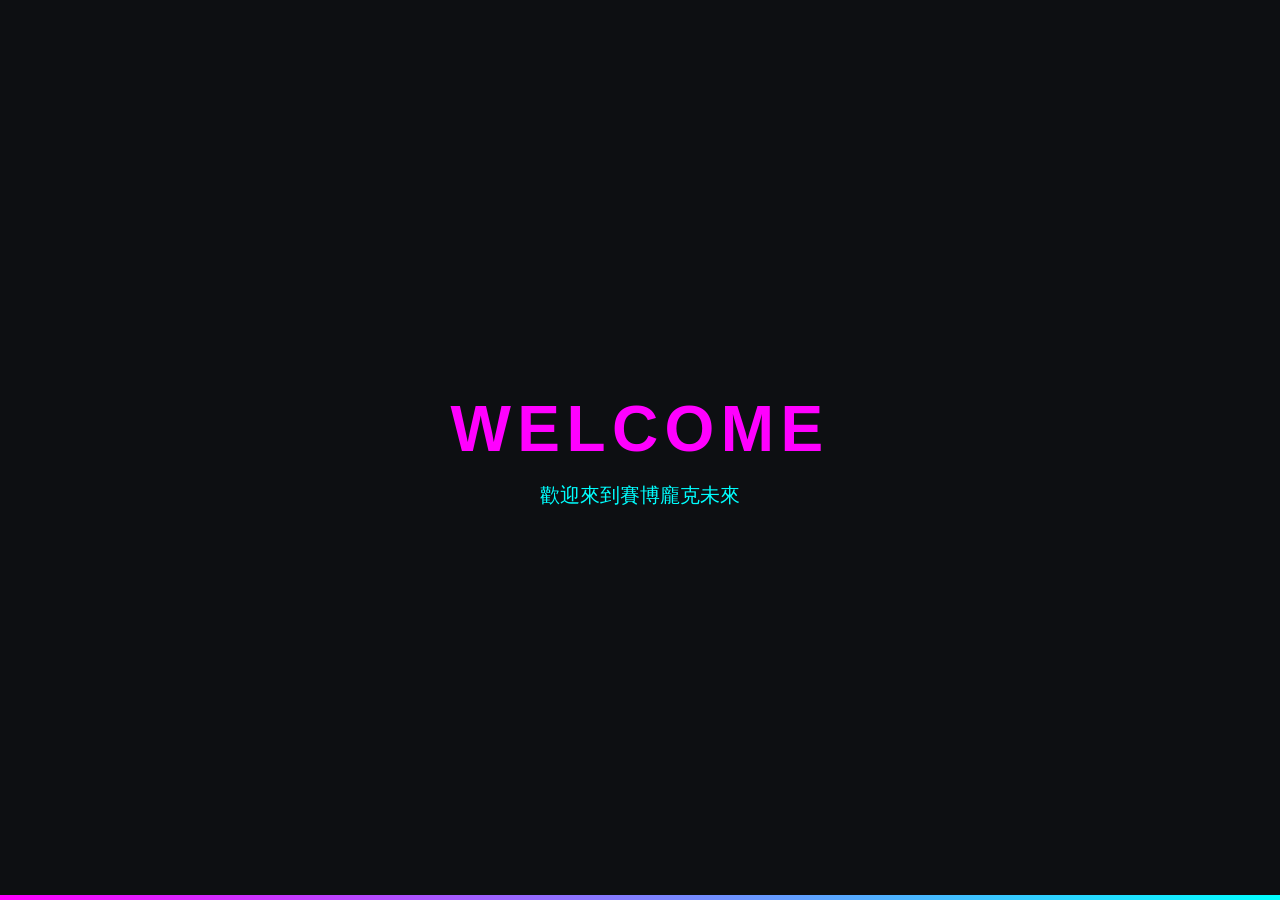
<file: Index.html>
<!DOCTYPE html>
<html lang="zh-Hant">
<head>
  <meta charset="UTF-8">
  <meta name="viewport" content="width=device-width, initial-scale=1.0">
  <title>賽博龐克風 歡迎頁面</title>
  <style>
    /* 全局樣式 */
    * { margin: 0; padding: 0; box-sizing: border-box; }
    body {
      background: #0d0f12;
      color: #e0e0e0;
      font-family: 'Segoe UI', Tahoma, Geneva, Verdana, sans-serif;
      height: 100vh;
      display: flex;
      align-items: center;
      justify-content: center;
      overflow: hidden;
    }
    /* 漸變霓虹燈文字 */
    .glitch {
      position: relative;
      font-size: 4rem;
      text-transform: uppercase;
      letter-spacing: 0.1em;
      color: #f0f;
      animation: flicker 1.5s infinite;
    }
    .glitch::before,
    .glitch::after {
      content: attr(data-text);
      position: absolute;
      left: 0;
      width: 100%;
      height: 100%;
      top: 0;
      opacity: 0.8;
      clip: rect(0, 900px, 0, 0);
    }
    .glitch::before {
      animation: glitchTop 2s infinite;
      color: #0ff;
    }
    .glitch::after {
      animation: glitchBottom 1.5s infinite;
      color: #f00;
    }
    @keyframes flicker {
      0%, 18%, 22%, 25%, 53%, 57%, 100% {
        opacity: 1;
      }
      20%, 24%, 55% {
        opacity: 0.4;
      }
    }
    @keyframes glitchTop {
      0% { clip: rect(0, 9999px, 0, 0); }
      5% { clip: rect(0, 9999px, 40px, 0); transform: translate(-2px, -2px); }
      10% { clip: rect(0, 9999px, 0, 0); transform: translate(2px, 2px); }
      15% { clip: rect(0, 9999px, 40px, 0); transform: translate(-2px, 2px); }
      20% { clip: rect(0, 9999px, 0, 0); }
      100% { clip: rect(0, 9999px, 0, 0); }
    }
    @keyframes glitchBottom {
      0% { clip: rect(0, 9999px, 0, 0); }
      5% { clip: rect(40px, 9999px, 80px, 0); transform: translate(2px, 2px); }
      10% { clip: rect(0, 9999px, 80px, 0); transform: translate(-2px, -2px); }
      15% { clip: rect(40px, 9999px, 80px, 0); transform: translate(2px, -2px); }
      20% { clip: rect(0, 9999px, 0, 0); }
      100% { clip: rect(0, 9999px, 0, 0); }
    }
    /* 底部閃動條 */
    .footer-bar {
      position: absolute;
      bottom: 0;
      width: 100%;
      height: 5px;
      background: linear-gradient(90deg, #f0f, #0ff, #f00, #f0f);
      background-size: 300% 100%;
      animation: moveBar 3s linear infinite;
    }
    @keyframes moveBar {
      0% { background-position: 0% 0%; }
      100% { background-position: 100% 0%; }
    }
  </style>
</head>
<body>
  <div>
    <h1 class="glitch" data-text="WELCOME">WELCOME</h1>
    <p style="text-align:center; margin-top: 1rem; font-size:1.25rem; color:#0ff;">
      歡迎來到賽博龐克未來
    </p>
  </div>
  <div class="footer-bar"></div>
</body>
</html>
</file>
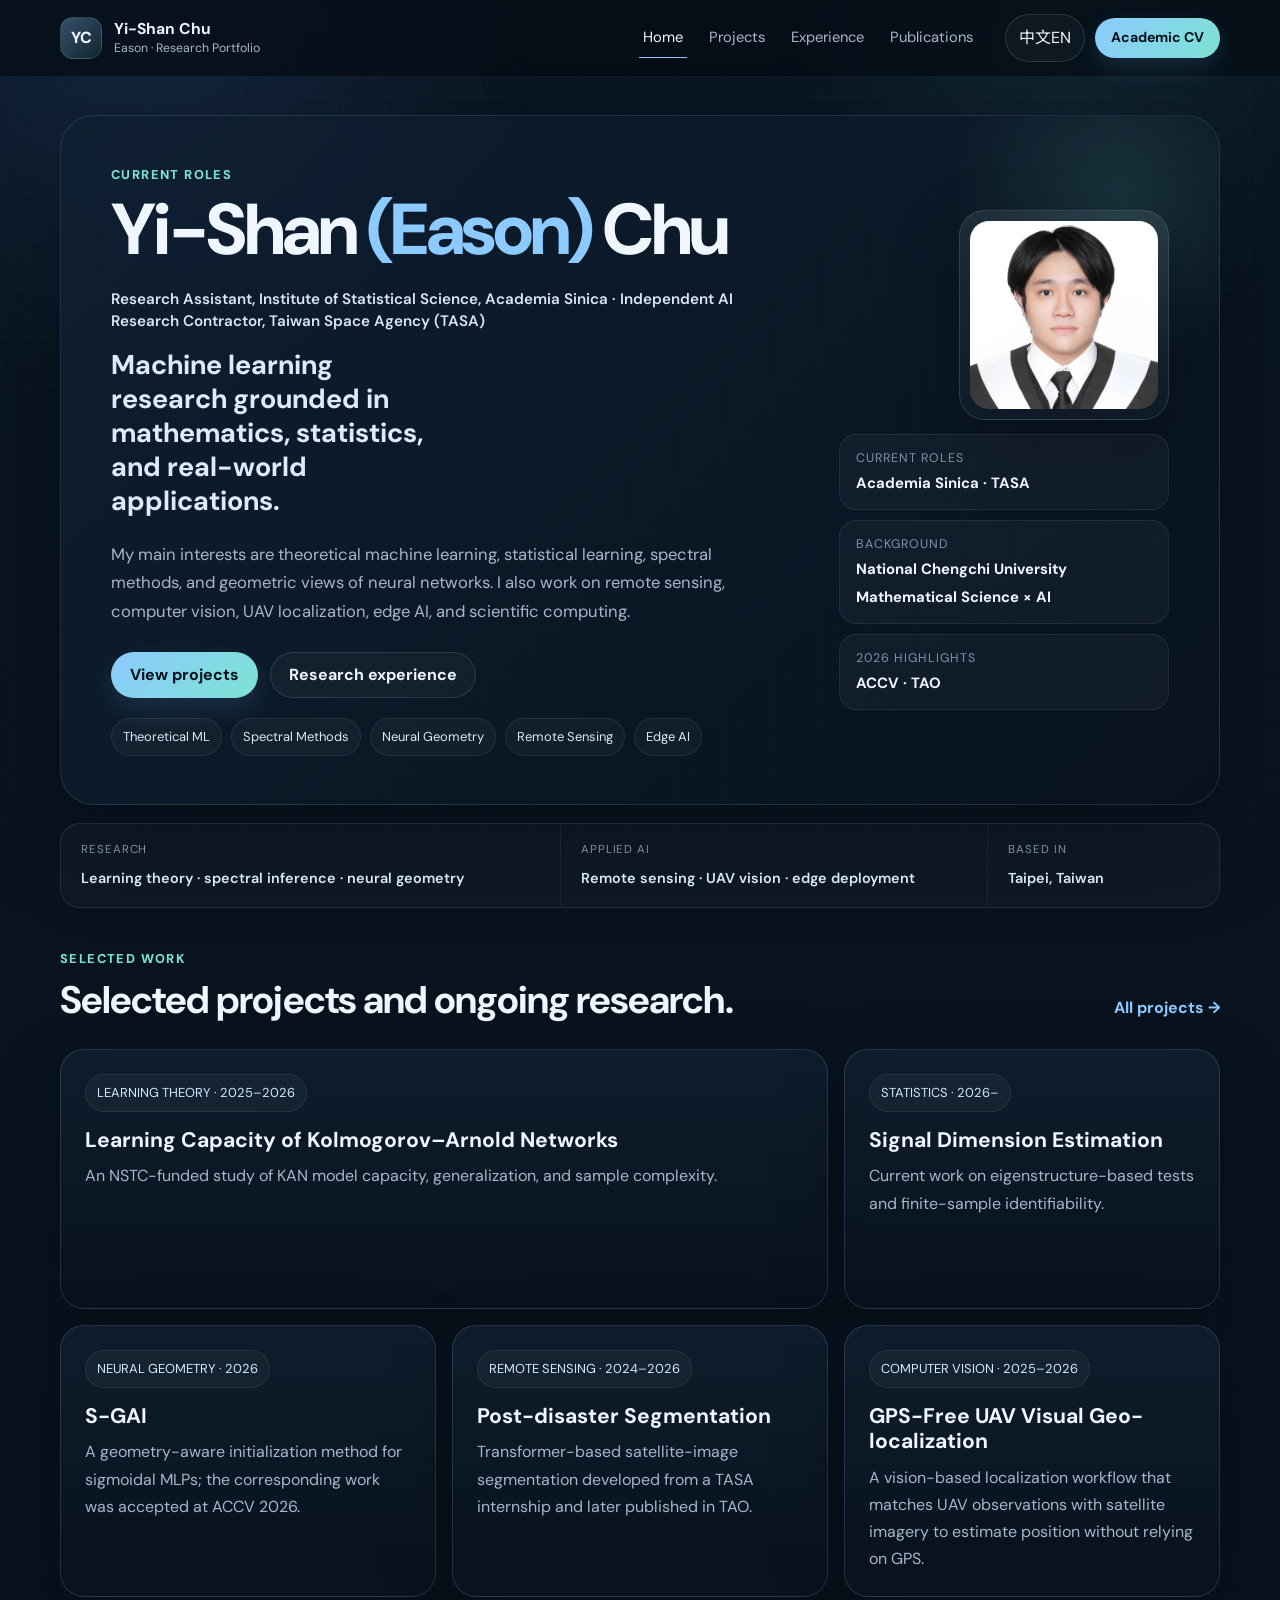
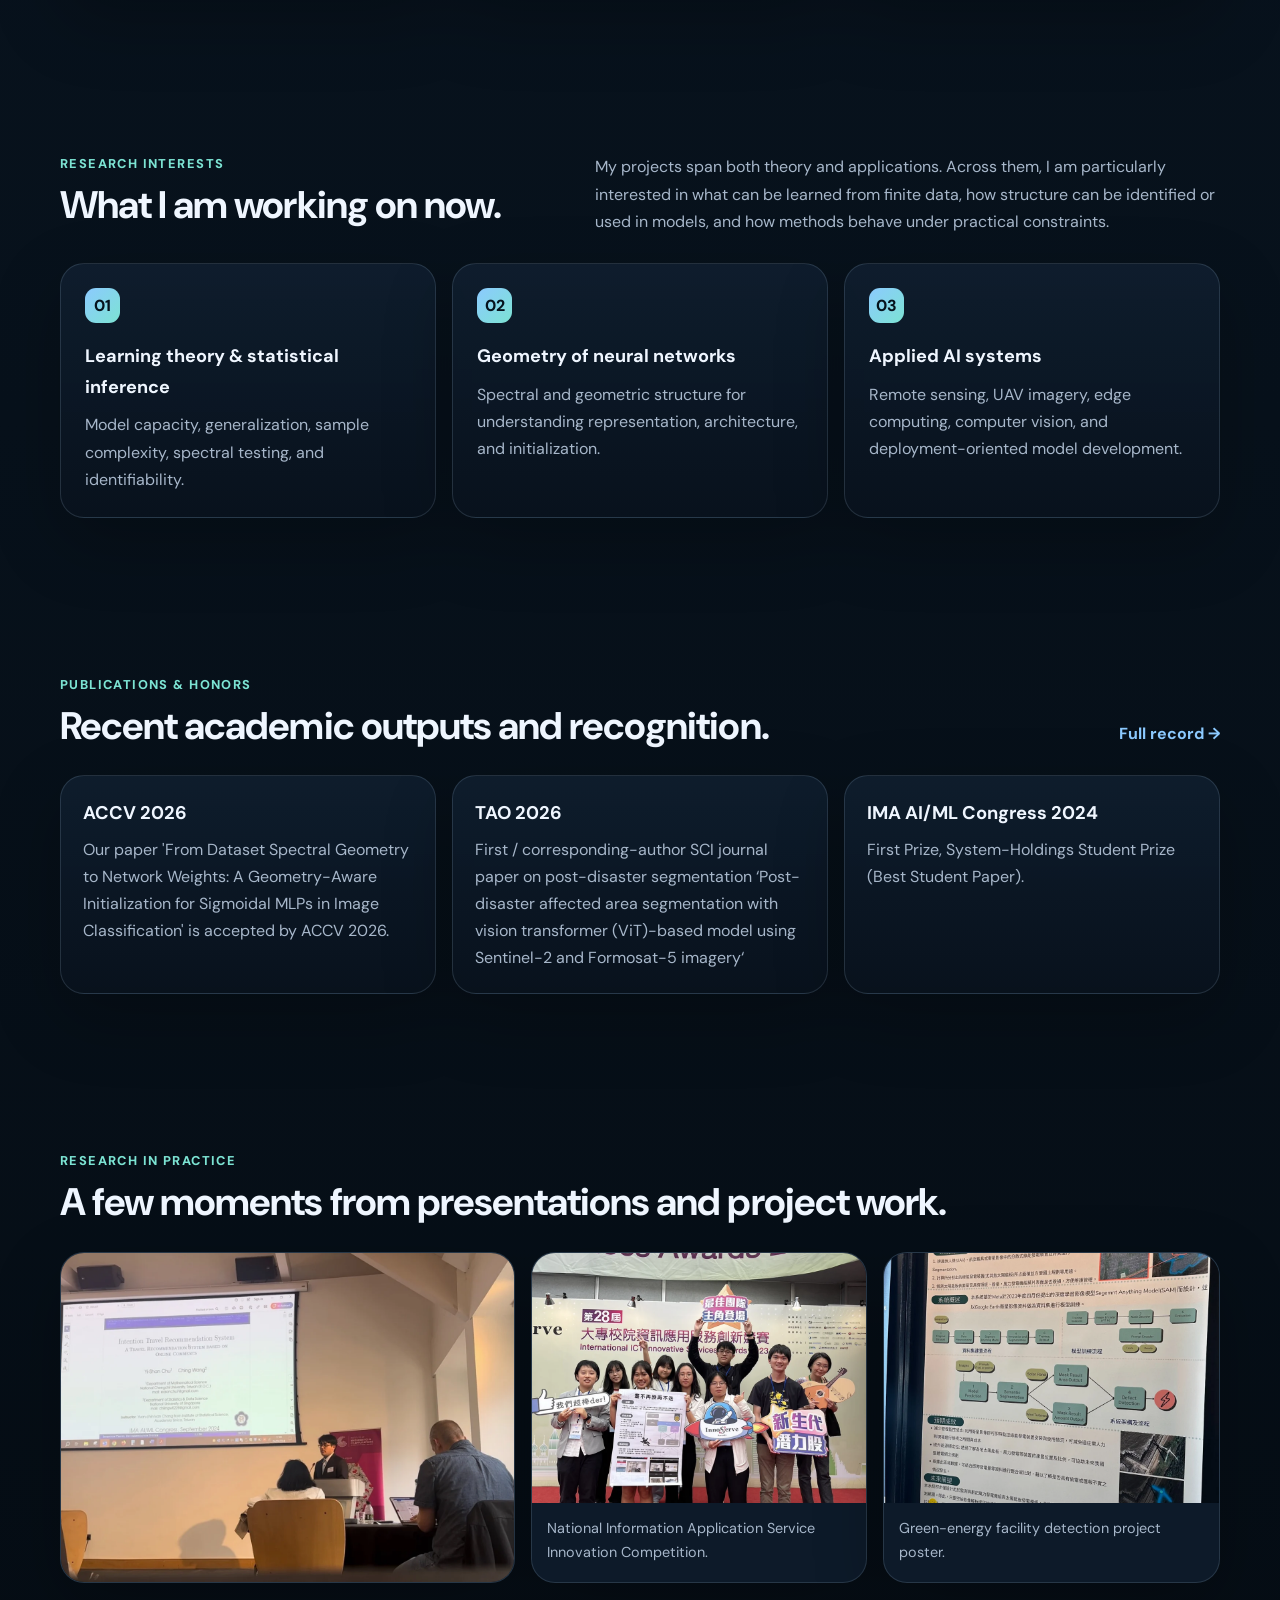
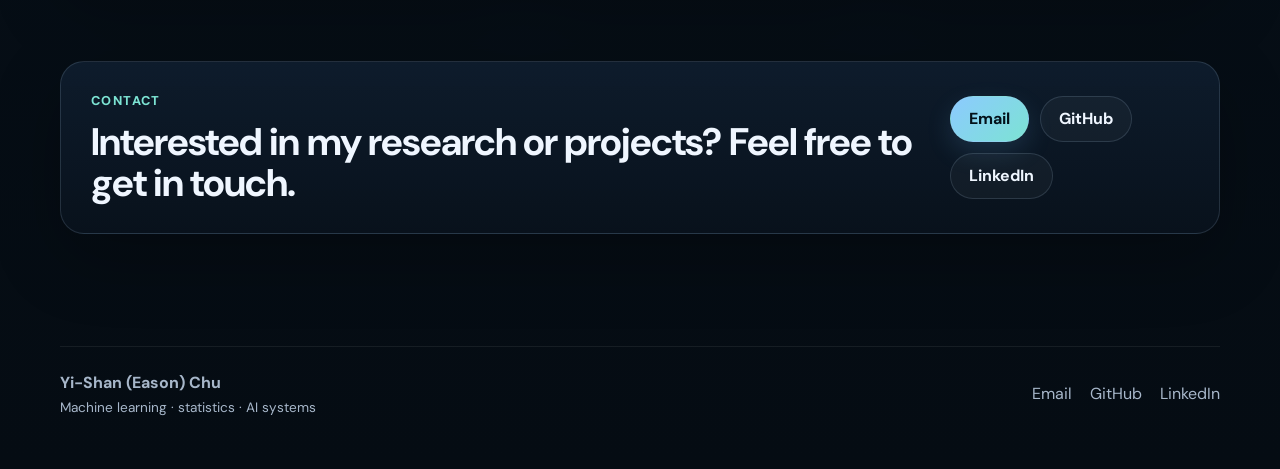
<file: index.html>
<!DOCTYPE html>
<html data-lang="en" data-page="home" lang="en"><head><meta charset="utf-8"/><meta content="width=device-width, initial-scale=1" name="viewport"/><meta content="#07111b" name="theme-color"/><meta content="Yi-Shan (Eason) Chu" name="author"/><link href="https://fonts.googleapis.com" rel="preconnect"/><link crossorigin="" href="https://fonts.gstatic.com" rel="preconnect"/><link href="https://fonts.googleapis.com/css2?family=DM+Sans:wght@400;500;600;700;800&amp;family=Noto+Sans+TC:wght@400;500;600;700;800&amp;display=swap" rel="stylesheet"/><link href="assets/css/styles.css" rel="stylesheet"><meta content="Yi-Shan (Eason) Chu research portfolio in theoretical machine learning, statistics, neural geometry, remote sensing, and AI systems." name="description"/><title>Yi-Shan (Eason) Chu — Research Portfolio</title></link></head><body><div aria-hidden="true" class="site-bg"></div><header class="site-header">
<div class="shell header-inner">
<a aria-label="Home" class="brand" href="index.html">
<span class="brand-mark">YC</span>
<span class="brand-text"><strong>Yi-Shan Chu</strong><small>Eason · Research Portfolio</small></span>
</a>
<button aria-label="Toggle navigation" class="nav-toggle" id="navToggle" type="button">☰</button>
<nav class="nav" id="siteNav">
<a data-en="Home" data-page="home" data-zh="首頁" href="index.html">Home</a>
<a data-en="Projects" data-page="projects" data-zh="專案" href="projects.html">Projects</a>
<a data-en="Experience" data-page="experience" data-zh="經歷" href="experience.html">Experience</a>
<a data-en="Publications" data-page="publications" data-zh="發表" href="publications.html">Publications</a>
</nav>
<div class="header-actions">
<button class="lang-toggle" id="langToggle" type="button"><span class="lang-en">中文</span><span class="lang-zh">EN</span></button>
<a class="button button-solid button-small" data-en="Academic CV" data-zh="學術履歷" href="assets/docs/Yi-Shan_Eason_Chu_Academic_CV.pdf" rel="noreferrer" target="_blank">Academic CV</a>
</div>
</div>
</header><main>
<section class="hero shell hero-panel">
<div class="hero-copy">
<p class="eyebrow" data-en="Current roles" data-zh="目前職務">Current roles</p>
<h1><span class="hero-name">Yi-Shan <em>(Eason)</em> Chu</span><div class="current-title" data-en="Research Assistant, Institute of Statistical Science, Academia Sinica · Independent AI Research Contractor, Taiwan Space Agency (TASA)" data-zh="中央研究院統計科學研究所研究助理 · 國家太空中心（TASA）接案 AI 研究員">Research Assistant, Institute of Statistical Science, Academia Sinica · Independent AI Research Contractor, Taiwan Space Agency (TASA)</div><span class="hero-statement" data-en="Machine learning research grounded in mathematics, statistics, and real-world applications." data-zh="以數學與統計為基礎，研究機器學習理論，將方法帶到真實應用中驗證。">Machine learning research grounded in mathematics, statistics, and real data.</span></h1>
<p class="hero-lead" data-en="My main interests are theoretical machine learning, statistical learning, spectral methods, and geometric views of neural networks. I also work on remote sensing, computer vision, UAV localization, edge AI, and scientific computing." data-zh="我主要研究理論機器學習、統計學習、譜方法，以及神經網路的幾何觀點；同時也持續參與遙測、電腦視覺、無人機定位、邊緣 AI 與科學計算相關研究。">My main research interests are theoretical machine learning, statistical learning, spectral methods, and geometric views of neural networks. I also work on remote sensing, computer vision, UAV localization, edge AI, and scientific computing.</p>
<div class="hero-actions"><a class="button button-solid" data-en="View projects" data-zh="查看專案" href="projects.html">View projects</a><a class="button button-ghost" data-en="Research experience" data-zh="經歷" href="experience.html">Research experience</a></div>
<div class="hero-topics"><span>Theoretical ML</span><span>Spectral Methods</span><span>Neural Geometry</span><span>Remote Sensing</span><span>Edge AI</span></div>
</div>
<aside class="hero-side"><div class="portrait-card"><img alt="Portrait of Yi-Shan Chu" src="assets/images/portrait.webp"/></div><div class="quick-facts"><div><span data-en="Current roles" data-zh="目前職務">Current roles</span><strong data-en="Academia Sinica · TASA" data-zh="中研院統計所 · TASA">Academia Sinica · TASA</strong></div><div><span data-en="Background" data-zh="背景">Background</span><strong data-en="National Chengchi University Mathematical Science × AI" data-zh="國立政治大學 應用數學 × AI 雙主修">Mathematical Science × AI</strong></div><div><span data-en="2026 highlights" data-zh="2026 近期成果">2026 highlights</span><strong>ACCV · TAO</strong></div></div></aside>
</section><section aria-label="Profile overview" class="shell home-overview">
<div><span data-en="Research" data-zh="研究">Research</span><strong data-en="Learning theory · spectral inference · neural geometry" data-zh="機器學習理論 · 譜幾何推論 · 神經網路幾何">Learning theory · spectral inference · neural geometry</strong></div>
<div><span data-en="Applied AI" data-zh="應用 AI">Applied AI</span><strong data-en="Remote sensing · UAV vision · edge deployment" data-zh="遙測 · 無人機視覺 · 邊緣部署">Remote sensing · UAV vision · edge deployment</strong></div>
<div><span data-en="Based in" data-zh="目前地點">Based in</span><strong data-en="Taipei, Taiwan" data-zh="台北，台灣">Taipei, Taiwan</strong></div>
</section>

<section class="section shell compact-section"><div class="section-heading row-heading"><div><p class="section-kicker" data-en="Selected work" data-zh="精選工作">Selected work</p><h2 data-en="Selected projects and ongoing research." data-zh="精選專案與目前進行中的研究。">Selected projects and ongoing research.</h2></div><a class="text-link" data-en="All projects →" data-zh="全部專案 →" href="projects.html">All projects →</a></div><div class="featured-grid"><a class="featured-card featured-main" href="projects.html#kan"><span class="card-label">LEARNING THEORY · 2025–2026</span><h3 data-en="Learning Capacity of Kolmogorov–Arnold Networks" data-zh="Kolmogorov–Arnold Networks 的學習容量分析">Learning Capacity of Kolmogorov–Arnold Networks</h3><p data-en="An NSTC-funded study of KAN model capacity, generalization, and sample complexity." data-zh="國科會補助研究，分析 KAN 的模型容量、泛化能力與樣本複雜度。">An NSTC-funded study of KAN model capacity, generalization, and sample complexity.</p></a><a class="featured-card" href="projects.html#dimension"><span class="card-label">STATISTICS · 2026–</span><h3 data-en="Signal Dimension Estimation" data-zh="訊號維度估計">Signal Dimension Estimation</h3><p data-en="Current work on eigenstructure-based tests and finite-sample identifiability." data-zh="目前研究以特徵結構為基礎的檢定與有限樣本可識別性。">Current work on eigenstructure-based tests and finite-sample identifiability.</p></a><a class="featured-card" href="projects.html#sgai"><span class="card-label">NEURAL GEOMETRY · 2026</span><h3>S-GAI</h3><p data-en="A geometry-aware initialization method for sigmoidal MLPs; the corresponding work was accepted at ACCV 2026." data-zh="從資料幾何出發設計的 sigmoidal MLP 初始化方法；相關論文已被 ACCV 2026 接受。">A geometry-aware initialization method for sigmoidal MLPs; the corresponding work was accepted at ACCV 2026.</p></a><a class="featured-card" href="projects.html#disaster"><span class="card-label">REMOTE SENSING · 2024–2026</span><h3 data-en="Post-disaster Segmentation" data-zh="災後受影響區域分割">Post-disaster Segmentation</h3><p data-en="Transformer-based satellite-image segmentation developed from a TASA internship and later published in TAO." data-zh="從 TASA 實習延伸成 TAO 期刊論文的 Transformer 衛星影像分割研究。">Transformer-based satellite-image segmentation developed from a TASA internship and later published in TAO.</p></a><a class="featured-card" href="projects.html#uav"><span class="card-label">COMPUTER VISION · 2025–2026</span><h3 data-en="GPS-Free UAV Visual Geo-localization" data-zh="無 GPS 的無人機視覺定位">GPS-Free UAV Visual Geo-localization</h3><p data-en="A vision-based localization workflow that matches UAV observations with satellite imagery to estimate position without relying on GPS." data-zh="透過比對無人機觀測影像與衛星影像，在不依賴 GPS 的情況下估計所在位置。">A vision-based localization workflow that matches UAV observations with satellite imagery to estimate position without relying on GPS.</p></a></div></section>
<section class="section shell"><div class="section-heading split-heading"><div><p class="section-kicker" data-en="Research interests" data-zh="研究興趣">Research interests</p><h2 data-en="What I am working on now." data-zh="我目前最關心的三個研究議題。">What I am working on now.</h2></div><p data-en="My projects span both theory and applications. Across them, I am particularly interested in what can be learned from finite data, how structure can be identified or used in models, and how methods behave under practical constraints." data-zh="我的專案橫跨理論與應用，其中反覆出現的問題是：有限資料究竟能支持哪些推論、資料中的結構如何被辨識或利用，以及方法在真實限制下會如何表現。">My projects span both theory and applications. Across them, I am particularly interested in what can be learned from finite data, how structure can be identified or used in models, and how methods behave under practical constraints.</p></div><div class="theme-grid"><article class="theme-card"><span class="theme-index">01</span><h3 data-en="Learning theory &amp; statistical inference" data-zh="學習理論與統計推論">Learning theory &amp; statistical inference</h3><p data-en="Model capacity, generalization, sample complexity, spectral testing, and identifiability." data-zh="模型容量、泛化、樣本複雜度、譜檢定與可識別性。">Model capacity, generalization, sample complexity, spectral testing, and identifiability.</p></article><article class="theme-card"><span class="theme-index">02</span><h3 data-en="Geometry of neural networks" data-zh="神經網路的幾何觀點">Geometry of neural networks</h3><p data-en="Spectral and geometric structure for understanding representation, architecture, and initialization." data-zh="利用譜與幾何結構理解表示、模型架構與初始化。">Spectral and geometric structure for understanding representation, architecture, and initialization.</p></article><article class="theme-card"><span class="theme-index">03</span><h3 data-en="Applied AI systems" data-zh="應用 AI 系統">Applied AI systems</h3><p data-en="Remote sensing, UAV imagery, edge computing, computer vision, and deployment-oriented model development." data-zh="遙測、無人機影像、邊緣運算、電腦視覺與部署導向的模型開發。">Remote sensing, UAV imagery, edge computing, computer vision, and deployment-oriented model development.</p></article></div></section>
<section class="section shell"><div class="section-heading row-heading"><div><p class="section-kicker" data-en="Publications &amp; honors" data-zh="發表與獎項">Publications &amp; honors</p><h2 data-en="Recent academic outputs and recognition." data-zh="近期的學術成果與獎項。">Recent academic outputs and recognition.</h2></div><a class="text-link" data-en="Full record →" data-zh="完整紀錄 →" href="publications.html">Full record →</a></div><div class="highlight-grid"><article class="highlight-card"><strong>ACCV 2026</strong><p data-en="Our paper 'From Dataset Spectral Geometry to Network Weights: A Geometry-Aware Initialization for Sigmoidal MLPs in Image Classification' is accepted by ACCV 2026." data-zh="《From Dataset Spectral Geometry to Network Weights: A Geometry-Aware Initialization for Sigmoidal MLPs in Image Classification》 論文已被ACCV 2026接受。">Our paper "From Dataset Spectral Geometry to Network Weights: A Geometry-Aware Initialization for Sigmoidal MLPs in Image Classification" is accepted by ACCV 2026.</p></article><article class="highlight-card"><strong>TAO 2026</strong><p data-en="First / corresponding-author SCI journal paper on post-disaster segmentation ‘Post-disaster affected area segmentation with vision transformer (ViT)-based model using Sentinel-2 and Formosat-5 imagery‘" data-zh="以第一作者兼通訊作者發表SCI期刊論文《Post-disaster affected area segmentation with vision transformer (ViT)-based model using Sentinel-2 and Formosat-5 imagery》。">First / corresponding-author journal paper on post-disaster segmentation ‘Post-disaster affected area segmentation with vision transformer (ViT)-based model using Sentinel-2 and Formosat-5 imagery‘.</p></article><article class="highlight-card"><strong>IMA AI/ML Congress 2024</strong><p data-en="First Prize, System-Holdings Student Prize (Best Student Paper)." data-zh="System-Holdings Student Prize 第一名（最佳學生論文）。">First Prize, System-Holdings Student Prize (Best Student Paper).</p></article></div></section>
<section class="section shell"><div class="section-heading row-heading"><div><p class="section-kicker" data-en="Research in practice" data-zh="研究現場">Research in practice</p><h2 data-en="A few moments from presentations and project work." data-zh="一些發表與專案現場的紀錄。">A few moments from presentations and project work.</h2></div></div><div class="photo-grid"><figure class="photo-card photo-wide"><img alt="IMA conference presentation" src="assets/images/ima-talk.webp"/><figcaption data-en="Presenting the travel recommendation work at IMA AI/ML Congress 2024." data-zh="於 IMA AI/ML Congress 2024 發表旅遊推薦系統研究。">Presenting the travel recommendation work at IMA AI/ML Congress 2024.</figcaption></figure><figure class="photo-card"><img alt="Competition team" src="assets/images/competition-team.webp"/><figcaption data-en="National Information Application Service Innovation Competition." data-zh="全國資訊應用服務創新競賽。">National Information Application Service Innovation Competition.</figcaption></figure><figure class="photo-card"><img alt="Green energy poster" src="assets/images/green-energy-poster.webp"/><figcaption data-en="Green-energy facility detection project poster." data-zh="綠能發電設施偵測專案海報。">Green-energy facility detection project poster.</figcaption></figure></div></section>
<section class="shell"><div class="contact-strip"><div><p class="section-kicker" data-en="Contact" data-zh="聯絡">Contact</p><h2 data-en="Interested in my research or projects? Feel free to get in touch." data-zh="如果你對我的研究或專案有興趣，歡迎與我聯絡。">Interested in my research or projects? Feel free to get in touch.</h2></div><div class="contact-buttons"><a class="button button-solid" href="mailto:easonchu7@gmail.com">Email</a><a class="button button-ghost" href="https://github.com/EasonChu7" rel="noreferrer" target="_blank">GitHub</a><a class="button button-ghost" href="https://www.linkedin.com/in/eason-chu-11764b297" rel="noreferrer" target="_blank">LinkedIn</a></div></div></section>
</main><footer class="site-footer"><div class="shell footer-inner"><div><strong>Yi-Shan (Eason) Chu</strong><span data-en="Machine learning · statistics · AI systems" data-zh="機器學習 · 統計 · AI 系統">Machine learning · statistics · AI systems</span></div><div class="footer-links"><a href="mailto:easonchu7@gmail.com">Email</a><a href="https://github.com/EasonChu7" rel="noreferrer" target="_blank">GitHub</a><a href="https://www.linkedin.com/in/eason-chu-11764b297" rel="noreferrer" target="_blank">LinkedIn</a></div></div></footer><script src="assets/js/main.js"></script></body></html>
</file>
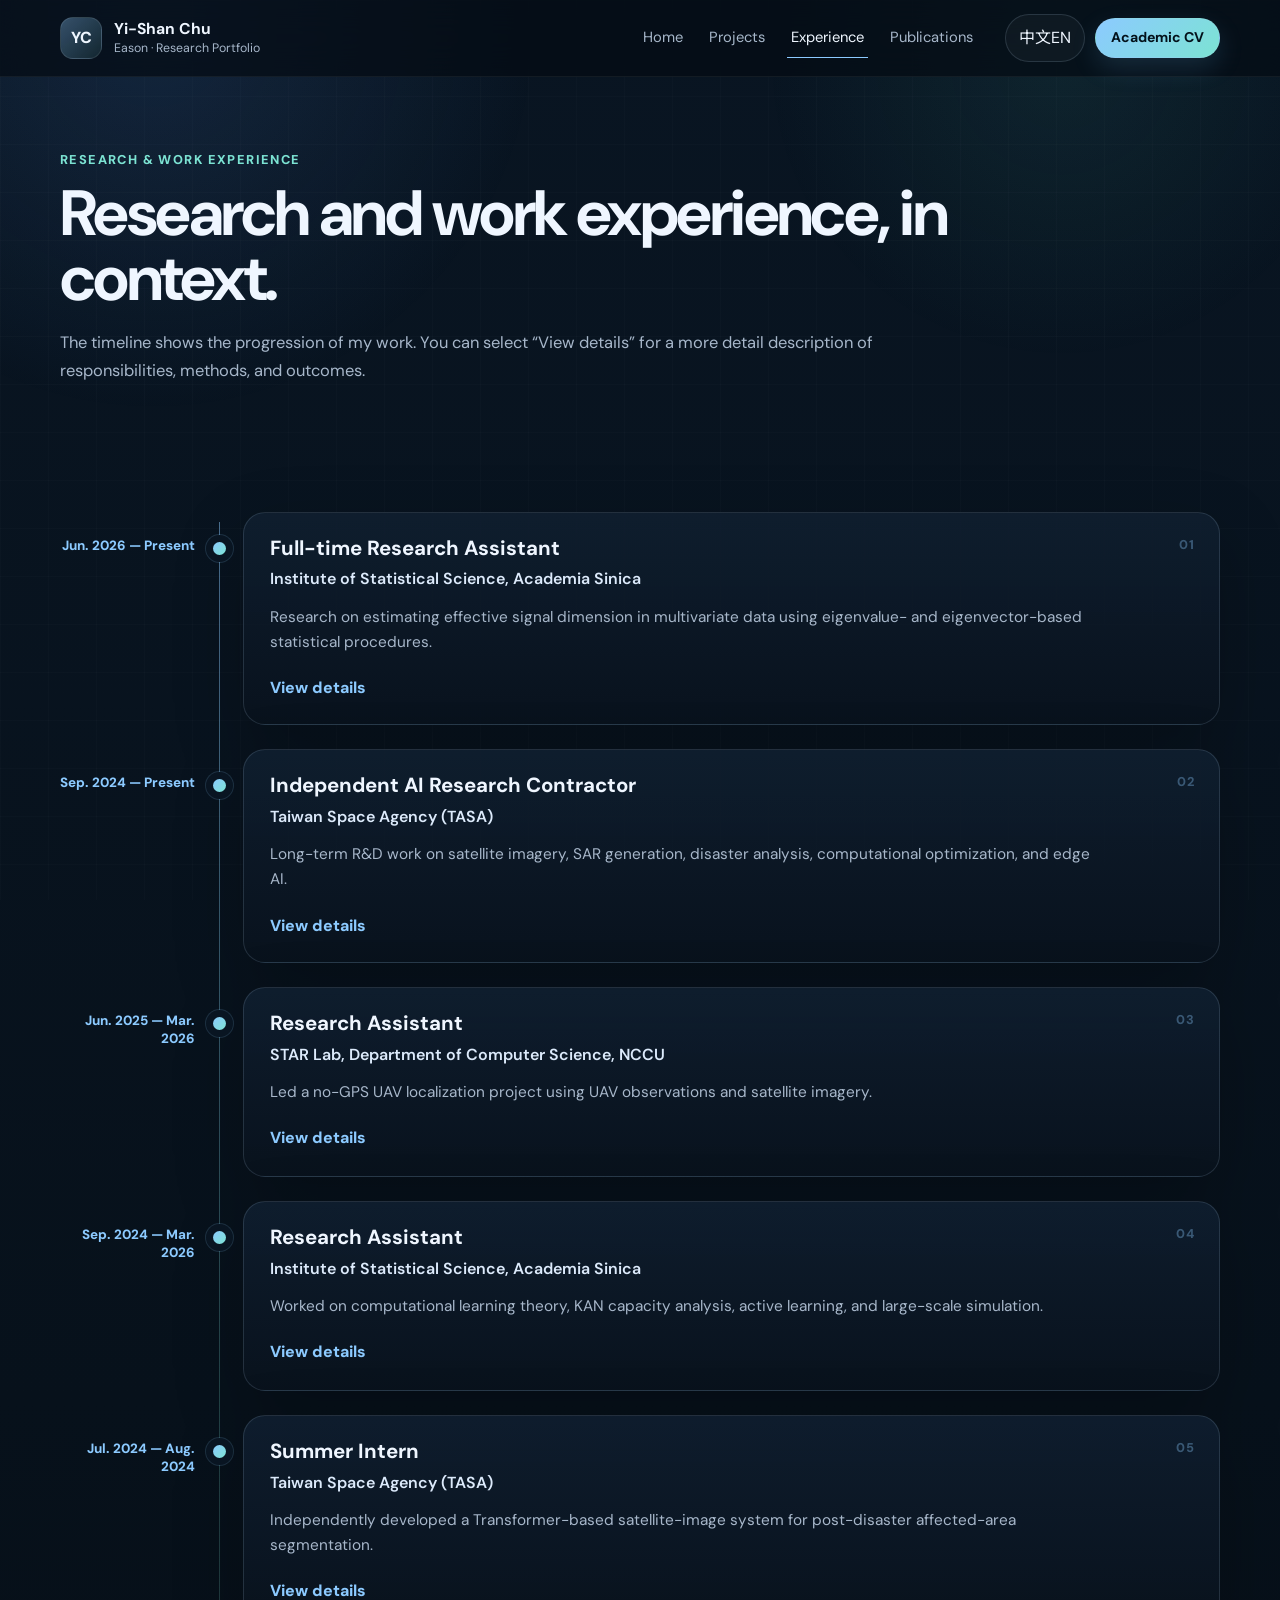
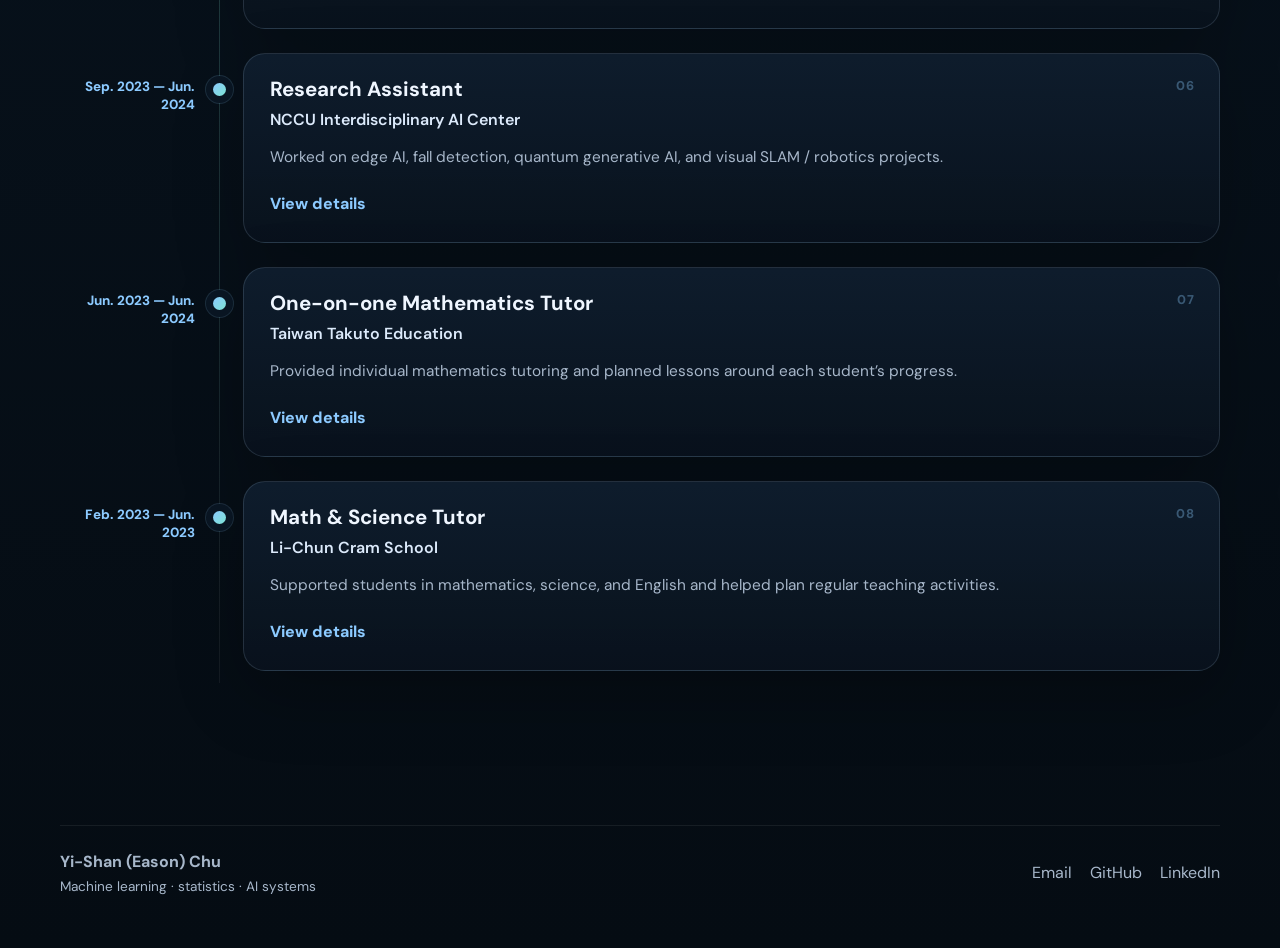
<file: experience.html>
<!DOCTYPE html>
<html data-lang="en" data-page="experience" lang="en"><head><meta charset="utf-8"/><meta content="width=device-width, initial-scale=1" name="viewport"/><meta content="#07111b" name="theme-color"/><meta content="Yi-Shan (Eason) Chu" name="author"/><link href="https://fonts.googleapis.com" rel="preconnect"/><link crossorigin="" href="https://fonts.gstatic.com" rel="preconnect"/><link href="https://fonts.googleapis.com/css2?family=DM+Sans:wght@400;500;600;700;800&amp;family=Noto+Sans+TC:wght@400;500;600;700;800&amp;display=swap" rel="stylesheet"/><link href="assets/css/styles.css" rel="stylesheet"><meta content="Research and professional experience of Yi-Shan (Eason) Chu." name="description"/><title>Experience — Yi-Shan (Eason) Chu</title></link></head><body><div aria-hidden="true" class="site-bg"></div><header class="site-header">
<div class="shell header-inner">
<a aria-label="Home" class="brand" href="index.html">
<span class="brand-mark">YC</span>
<span class="brand-text"><strong>Yi-Shan Chu</strong><small>Eason · Research Portfolio</small></span>
</a>
<button aria-label="Toggle navigation" class="nav-toggle" id="navToggle" type="button">☰</button>
<nav class="nav" id="siteNav">
<a data-en="Home" data-page="home" data-zh="首頁" href="index.html">Home</a>
<a data-en="Projects" data-page="projects" data-zh="專案" href="projects.html">Projects</a>
<a data-en="Experience" data-page="experience" data-zh="經歷" href="experience.html">Experience</a>
<a data-en="Publications" data-page="publications" data-zh="發表" href="publications.html">Publications</a>
</nav>
<div class="header-actions">
<button class="lang-toggle" id="langToggle" type="button"><span class="lang-en">中文</span><span class="lang-zh">EN</span></button>
<a class="button button-solid button-small" data-en="Academic CV" data-zh="學術履歷" href="assets/docs/Yi-Shan_Eason_Chu_Academic_CV.pdf" rel="noreferrer" target="_blank">Academic CV</a>
</div>
</div>
</header><main>
<section class="page-hero shell"><p class="eyebrow" data-en="Research &amp; Work Experience" data-zh="研究與工作經歷">Research &amp; Work Experience</p><h1 data-en="Research and work experience, in context." data-zh="研究與工作經歷，以及每一段經驗累積了什麼。">Research and work experience, in context.</h1><p data-en="The timeline shows the progression of my work. You can select “View details” for a more detail description of responsibilities, methods, and outcomes." data-zh="這裡用時間線呈現我過往的研究與工作歷程；需要時可以點「查看詳細內容」，閱讀完整的更完整的工作內容、方法與成果。">The timeline shows the progression of my work, select “View details” for a detaileddescription of responsibilities, methods, and outcomes.</p></section>
<section class="section shell"><div class="experience-timeline"><article class="timeline-entry"><div class="timeline-date">Jun. 2026 — Present</div><div class="timeline-node"><span></span></div><div class="timeline-card"><div class="timeline-meta">01</div><h2 data-en="Full-time Research Assistant" data-zh="全職研究助理">Full-time Research Assistant</h2><p class="experience-org" data-en="Institute of Statistical Science, Academia Sinica" data-zh="中央研究院統計科學研究所">Institute of Statistical Science, Academia Sinica</p><p class="experience-summary" data-en="Research on estimating effective signal dimension in multivariate data using eigenvalue- and eigenvector-based statistical procedures." data-zh="研究如何利用特徵值與特徵向量等統計方法，估計多變數資料中的有效訊號數量。">Research on estimating effective signal dimension in multivariate data using eigenvalue- and eigenvector-based statistical procedures.</p><button class="expand-button" data-en="View details" data-open-experience="iss-current" data-zh="查看詳細內容">View details</button></div></article><article class="timeline-entry"><div class="timeline-date">Sep. 2024 — Present</div><div class="timeline-node"><span></span></div><div class="timeline-card"><div class="timeline-meta">02</div><h2 data-en="Independent AI Research Contractor" data-zh="接案 AI 研究員">Independent AI Research Contractor</h2><p class="experience-org" data-en="Taiwan Space Agency (TASA)" data-zh="國家太空中心（TASA）">Taiwan Space Agency (TASA)</p><p class="experience-summary" data-en="Long-term R&amp;D work on satellite imagery, SAR generation, disaster analysis, computational optimization, and edge AI." data-zh="長期參與衛星影像、SAR 生成、災害分析、運算優化與邊緣 AI 等研究開發。">Long-term R&amp;D work on satellite imagery, SAR generation, disaster analysis, computational optimization, and edge AI.</p><button class="expand-button" data-en="View details" data-open-experience="tasa-contractor" data-zh="查看詳細內容">View details</button></div></article><article class="timeline-entry"><div class="timeline-date">Jun. 2025 — Mar. 2026</div><div class="timeline-node"><span></span></div><div class="timeline-card"><div class="timeline-meta">03</div><h2 data-en="Research Assistant" data-zh="研究助理">Research Assistant</h2><p class="experience-org" data-en="STAR Lab, Department of Computer Science, NCCU" data-zh="國立政治大學資科系 STAR Lab">STAR Lab, Department of Computer Science, NCCU</p><p class="experience-summary" data-en="Led a no-GPS UAV localization project using UAV observations and satellite imagery." data-zh="主導無 GPS 無人機定位研究，以無人機即時影像與衛星影像推估位置。">Led a no-GPS UAV localization project using UAV observations and satellite imagery.</p><button class="expand-button" data-en="View details" data-open-experience="star" data-zh="查看詳細內容">View details</button></div></article><article class="timeline-entry"><div class="timeline-date">Sep. 2024 — Mar. 2026</div><div class="timeline-node"><span></span></div><div class="timeline-card"><div class="timeline-meta">04</div><h2 data-en="Research Assistant" data-zh="研究助理">Research Assistant</h2><p class="experience-org" data-en="Institute of Statistical Science, Academia Sinica" data-zh="中央研究院統計科學研究所">Institute of Statistical Science, Academia Sinica</p><p class="experience-summary" data-en="Worked on computational learning theory, KAN capacity analysis, active learning, and large-scale simulation." data-zh="投入 computational learning theory、KAN 學習容量分析、主動式學習與大規模數值模擬。">Worked on computational learning theory, KAN capacity analysis, active learning, and large-scale simulation.</p><button class="expand-button" data-en="View details" data-open-experience="iss-previous" data-zh="查看詳細內容">View details</button></div></article><article class="timeline-entry"><div class="timeline-date">Jul. 2024 — Aug. 2024</div><div class="timeline-node"><span></span></div><div class="timeline-card"><div class="timeline-meta">05</div><h2 data-en="Summer Intern" data-zh="暑期實習生">Summer Intern</h2><p class="experience-org" data-en="Taiwan Space Agency (TASA)" data-zh="國家太空中心（TASA）">Taiwan Space Agency (TASA)</p><p class="experience-summary" data-en="Independently developed a Transformer-based satellite-image system for post-disaster affected-area segmentation." data-zh="在兩個月實習期間獨立開發以 Transformer 為核心的災後受影響區域衛星影像辨識系統。">Independently developed a Transformer-based satellite-image system for post-disaster affected-area segmentation.</p><button class="expand-button" data-en="View details" data-open-experience="tasa-intern" data-zh="查看詳細內容">View details</button></div></article><article class="timeline-entry"><div class="timeline-date">Sep. 2023 — Jun. 2024</div><div class="timeline-node"><span></span></div><div class="timeline-card"><div class="timeline-meta">06</div><h2 data-en="Research Assistant" data-zh="研究助理">Research Assistant</h2><p class="experience-org" data-en="NCCU Interdisciplinary AI Center" data-zh="國立政治大學人工智慧跨域研究中心">NCCU Interdisciplinary AI Center</p><p class="experience-summary" data-en="Worked on edge AI, fall detection, quantum generative AI, and visual SLAM / robotics projects." data-zh="參與 edge AI、跌倒偵測、量子生成式 AI，以及視覺 SLAM / 機器人等研究專案。">Worked on edge AI, fall detection, quantum generative AI, and visual SLAM / robotics projects.</p><button class="expand-button" data-en="View details" data-open-experience="ai-center" data-zh="查看詳細內容">View details</button></div></article><article class="timeline-entry"><div class="timeline-date">Jun. 2023 — Jun. 2024</div><div class="timeline-node"><span></span></div><div class="timeline-card"><div class="timeline-meta">07</div><h2 data-en="One-on-one Mathematics Tutor" data-zh="一對一數學老師">One-on-one Mathematics Tutor</h2><p class="experience-org" data-en="Taiwan Takuto Education" data-zh="台灣拓人教育">Taiwan Takuto Education</p><p class="experience-summary" data-en="Provided individual mathematics tutoring and planned lessons around each student’s progress." data-zh="進行一對一數學教學，並依學生程度規劃課程與學習進度。">Provided individual mathematics tutoring and planned lessons around each student’s progress.</p><button class="expand-button" data-en="View details" data-open-experience="tutor-1" data-zh="查看詳細內容">View details</button></div></article><article class="timeline-entry"><div class="timeline-date">Feb. 2023 — Jun. 2023</div><div class="timeline-node"><span></span></div><div class="timeline-card"><div class="timeline-meta">08</div><h2 data-en="Math &amp; Science Tutor" data-zh="英數理輔導老師">Math &amp; Science Tutor</h2><p class="experience-org" data-en="Li-Chun Cram School" data-zh="立群文理語文短期補習班">Li-Chun Cram School</p><p class="experience-summary" data-en="Supported students in mathematics, science, and English and helped plan regular teaching activities." data-zh="協助數學、自然與英文科目輔導，並參與教學活動與課程規劃。">Supported students in mathematics, science, and English and helped plan regular teaching activities.</p><button class="expand-button" data-en="View details" data-open-experience="tutor-2" data-zh="查看詳細內容">View details</button></div></article></div></section>
<dialog class="modal" id="experienceDialog"><div class="modal-inner"><button aria-label="Close" class="modal-close" data-close-dialog="" type="button">×</button><header class="project-dialog-head"><div><span id="experienceDialogOrg"></span><strong id="experienceDialogDate"></strong></div><h2 id="experienceDialogTitle"></h2><p class="dialog-summary" id="experienceDialogSummary"></p></header><div class="dialog-content experience-dialog-content"><section><h3 data-en="Overview" data-zh="工作概述">Overview</h3><p id="experienceDialogOverview"></p></section><section><h3 data-en="Main responsibilities" data-zh="主要工作內容">Main responsibilities</h3><div id="experienceDialogWork"></div></section><section><h3 data-en="Key outcomes / experience gained" data-zh="成果與累積經驗">Key outcomes / experience gained</h3><p id="experienceDialogOutcome"></p></section><section><h3 data-en="Methods &amp; tools" data-zh="方法與工具">Methods &amp; tools</h3><div class="tag-list" id="experienceDialogMethods"></div></section></div></div></dialog>
</main><footer class="site-footer"><div class="shell footer-inner"><div><strong>Yi-Shan (Eason) Chu</strong><span data-en="Machine learning · statistics · AI systems" data-zh="機器學習 · 統計 · AI 系統">Machine learning · statistics · AI systems</span></div><div class="footer-links"><a href="mailto:easonchu7@gmail.com">Email</a><a href="https://github.com/EasonChu7" rel="noreferrer" target="_blank">GitHub</a><a href="https://www.linkedin.com/in/eason-chu-11764b297" rel="noreferrer" target="_blank">LinkedIn</a></div></div></footer><script src="assets/js/main.js"></script></body></html>
</file>
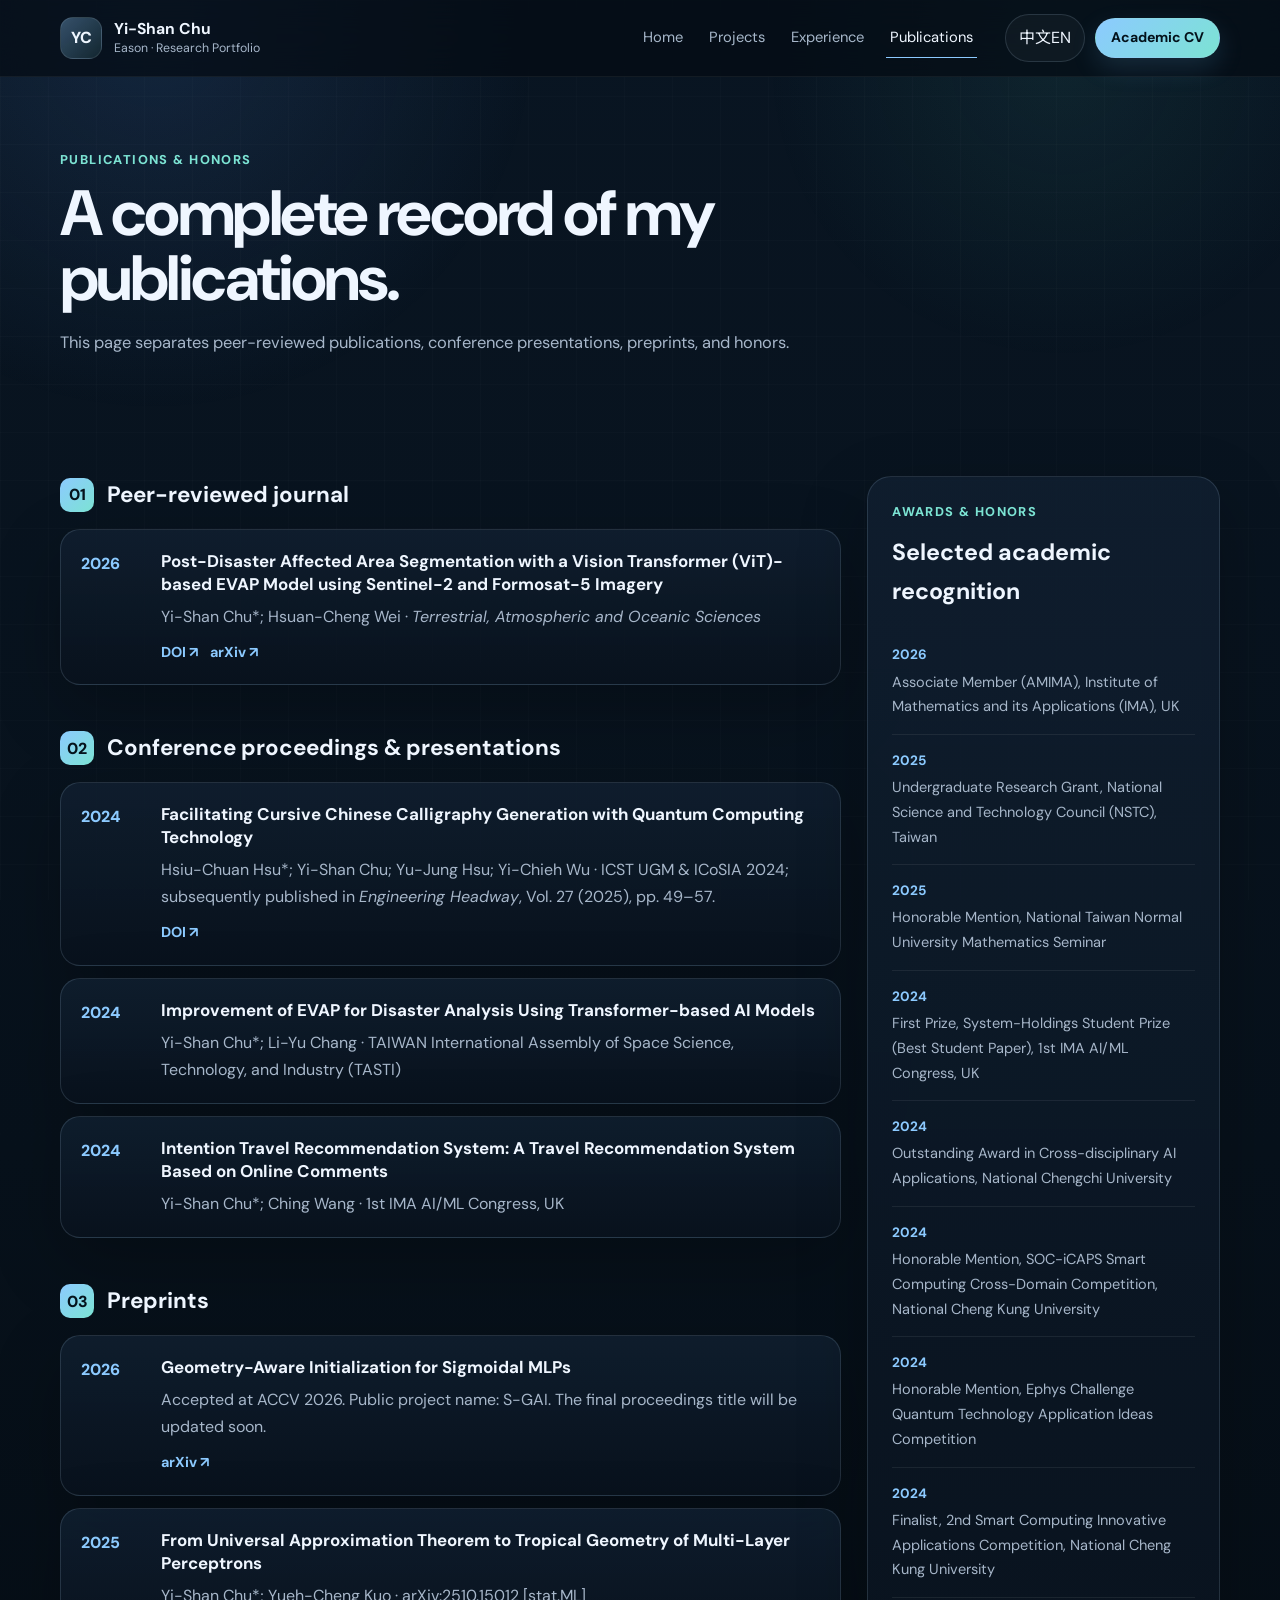
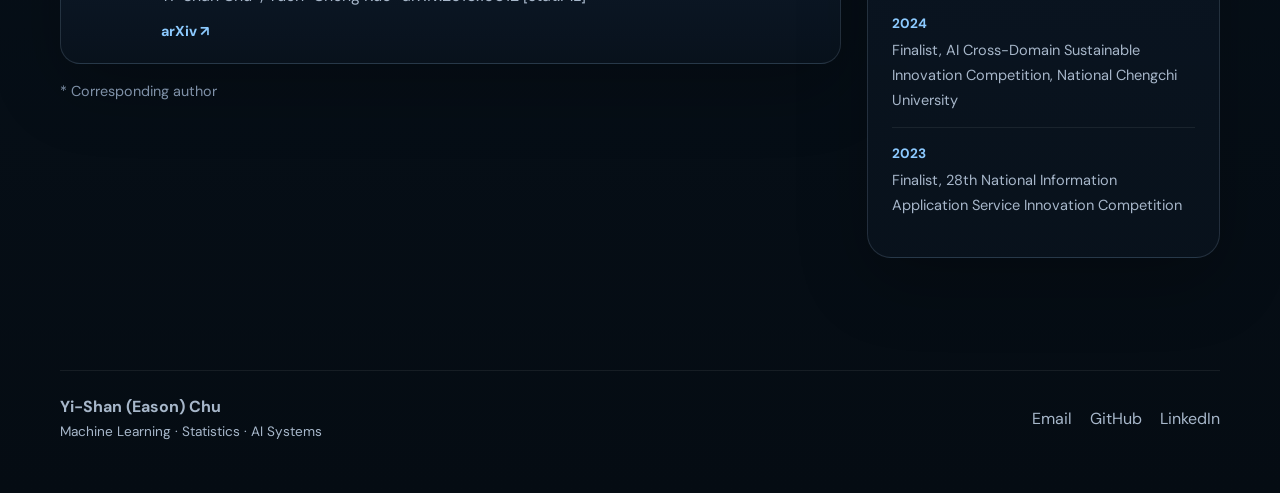
<file: publications.html>
<!DOCTYPE html>

<html data-lang="en" data-page="publications" lang="en">
<head>
<meta charset="utf-8"/>
<meta content="width=device-width, initial-scale=1" name="viewport"/>
<meta content="#07111b" name="theme-color"/>
<meta content="Yi-Shan (Eason) Chu" name="author"/>
<link href="https://fonts.googleapis.com" rel="preconnect"/>
<link crossorigin="" href="https://fonts.gstatic.com" rel="preconnect"/>
<link href="https://fonts.googleapis.com/css2?family=DM+Sans:wght@400;500;600;700;800&amp;family=Noto+Sans+TC:wght@400;500;600;700;800&amp;display=swap" rel="stylesheet"/>
<link href="assets/css/styles.css" rel="stylesheet">
<meta content="Publications, preprints, presentations, awards, and honors of Yi-Shan (Eason) Chu." name="description"/>
<title>Publications &amp; Honors — Yi-Shan (Eason) Chu</title>
</link></head>
<body>
<div aria-hidden="true" class="site-bg"></div>
<header class="site-header">
<div class="shell header-inner">
<a aria-label="Home" class="brand" href="index.html">
<span class="brand-mark">YC</span>
<span class="brand-text"><strong>Yi-Shan Chu</strong><small>Eason · Research Portfolio</small></span>
</a>
<button aria-label="Toggle navigation" class="nav-toggle" id="navToggle" type="button">☰</button>
<nav class="nav" id="siteNav">
<a data-en="Home" data-page="home" data-zh="首頁" href="index.html">Home</a>
<a data-en="Projects" data-page="projects" data-zh="專案" href="projects.html">Projects</a>
<a data-en="Experience" data-page="experience" data-zh="經歷" href="experience.html">Experience</a>
<a data-en="Publications" data-page="publications" data-zh="發表" href="publications.html">Publications</a>
</nav>
<div class="header-actions">
<button class="lang-toggle" id="langToggle" type="button"><span class="lang-en">中文</span><span class="lang-zh">EN</span></button>
<a class="button button-solid button-small" data-en="Academic CV" data-zh="學術履歷" href="assets/docs/Yi-Shan_Eason_Chu_Academic_CV.pdf" rel="noreferrer" target="_blank">Academic CV</a>
</div>
</div>
</header>
<main>
<section class="page-hero shell"><p class="eyebrow" data-en="Publications &amp; Honors" data-zh="學術發表與獎項">Publications &amp; Honors</p><h1 data-en="A complete record of my publications." data-zh="完整發表與獎項。">A complete record of my publications.</h1><p data-en="This page separates peer-reviewed publications, conference presentations, preprints, and honors." data-zh="這一頁把期刊論文、研討會發表、預印本與獎項整理列出。">This page separates peer-reviewed publications, conference presentations, preprints, and honors instead of compressing them into a single long homepage section.</p></section>
<section class="section shell publications-layout">
<div class="pub-main">
<section class="pub-group"><div class="pub-group-head"><span>01</span><h2 data-en="Peer-reviewed journal" data-zh="同儕審查期刊">Peer-reviewed journal</h2></div><article class="pub-entry"><div class="pub-year">2026</div><div><h3>Post-Disaster Affected Area Segmentation with a Vision Transformer (ViT)-based EVAP Model using Sentinel-2 and Formosat-5 Imagery</h3><p>Yi-Shan Chu*; Hsuan-Cheng Wei · <em>Terrestrial, Atmospheric and Oceanic Sciences</em></p><div class="entry-links"><a href="https://doi.org/10.1007/s44195-026-00124-1" rel="noreferrer" target="_blank">DOI ↗</a><a href="https://arxiv.org/abs/2507.16849" rel="noreferrer" target="_blank">arXiv ↗</a></div></div></article></section>
<section class="pub-group"><div class="pub-group-head"><span>02</span><h2 data-en="Conference proceedings &amp; presentations" data-zh="研討會論文與發表">Conference proceedings &amp; presentations</h2></div><article class="pub-entry"><div class="pub-year">2024</div><div><h3>Facilitating Cursive Chinese Calligraphy Generation with Quantum Computing Technology</h3><p>Hsiu-Chuan Hsu*; Yi-Shan Chu; Yu-Jung Hsu; Yi-Chieh Wu · ICST UGM &amp; ICoSIA 2024; subsequently published in <em>Engineering Headway</em>, Vol. 27 (2025), pp. 49–57.</p><div class="entry-links"><a href="https://doi.org/10.4028/p-BZ71fA" rel="noreferrer" target="_blank">DOI ↗</a></div></div></article><article class="pub-entry"><div class="pub-year">2024</div><div><h3>Improvement of EVAP for Disaster Analysis Using Transformer-based AI Models</h3><p>Yi-Shan Chu*; Li-Yu Chang · TAIWAN International Assembly of Space Science, Technology, and Industry (TASTI)</p></div></article><article class="pub-entry"><div class="pub-year">2024</div><div><h3>Intention Travel Recommendation System: A Travel Recommendation System Based on Online Comments</h3><p>Yi-Shan Chu*; Ching Wang · 1st IMA AI/ML Congress, UK</p></div></article></section>
<section class="pub-group"><div class="pub-group-head"><span>03</span><h2 data-en="Preprints" data-zh="預印本">Preprints</h2></div><article class="pub-entry"><div class="pub-year">2026</div><div><h3>Geometry-Aware Initialization for Sigmoidal MLPs</h3><p data-en="Accepted at ACCV 2026. Public project name: S-GAI. The final proceedings title will be updated soon." data-zh="已被 ACCV 2026 接受。公開專案名稱為 S-GAI；正式論文名稱將儘速更新。">Accepted at ACCV 2026. Public project name: S-GAI. The final proceedings title will be updated after the camera-ready version is confirmed.</p><div class="entry-links"><a href="https://arxiv.org/abs/2606.28444" rel="noreferrer" target="_blank">arXiv ↗</a></div></div></article><article class="pub-entry"><div class="pub-year">2025</div><div><h3>From Universal Approximation Theorem to Tropical Geometry of Multi-Layer Perceptrons</h3><p>Yi-Shan Chu*; Yueh-Cheng Kuo · arXiv:2510.15012 [stat.ML]</p><div class="entry-links"><a href="https://arxiv.org/abs/2510.15012" rel="noreferrer" target="_blank">arXiv ↗</a></div></div></article><p class="pub-note" data-en="* Corresponding author" data-zh="* 通訊作者">* Corresponding author</p></section>
</div>
<aside class="award-panel"><p class="section-kicker" data-en="Awards &amp; honors" data-zh="獎項與榮譽">Awards &amp; honors</p><h2 data-en="Selected academic recognition" data-zh="學術與競賽榮譽">Selected academic recognition</h2><div class="award-list"><article><strong>2026</strong><p data-en="Associate Member (AMIMA), Institute of Mathematics and its Applications (IMA), UK" data-zh="英國數學及其應用學會（IMA）準會員 AMIMA">Associate Member (AMIMA), Institute of Mathematics and its Applications (IMA), UK</p></article><article><strong>2025</strong><p data-en="Undergraduate Research Grant, National Science and Technology Council (NSTC), Taiwan" data-zh="國家科學及技術委員會大專學生研究計畫補助">Undergraduate Research Grant, National Science and Technology Council (NSTC), Taiwan</p></article><article><strong>2025</strong><p data-en="Honorable Mention, National Taiwan Normal University Mathematics Seminar" data-zh="國立臺灣師範大學數學研討會佳作">Honorable Mention, National Taiwan Normal University Mathematics Seminar</p></article><article><strong>2024</strong><p data-en="First Prize, System-Holdings Student Prize (Best Student Paper), 1st IMA AI/ML Congress, UK" data-zh="英國首屆 IMA AI/ML Congress — System-Holdings Student Prize 第一名（最佳學生論文）">First Prize, System-Holdings Student Prize (Best Student Paper), 1st IMA AI/ML Congress, UK</p></article><article><strong>2024</strong><p data-en="Outstanding Award in Cross-disciplinary AI Applications, National Chengchi University" data-zh="國立政治大學跨域 AI 應用傑出獎">Outstanding Award in Cross-disciplinary AI Applications, National Chengchi University</p></article><article><strong>2024</strong><p data-en="Honorable Mention, SOC-iCAPS Smart Computing Cross-Domain Competition, National Cheng Kung University" data-zh="國立成功大學 SOC-iCAPS 智慧運算跨域競賽佳作">Honorable Mention, SOC-iCAPS Smart Computing Cross-Domain Competition, National Cheng Kung University</p></article><article><strong>2024</strong><p data-en="Honorable Mention, Ephys Challenge Quantum Technology Application Ideas Competition" data-zh="政治大學 Ephys Challenge 量子科技應用構想競賽佳作">Honorable Mention, Ephys Challenge Quantum Technology Application Ideas Competition</p></article><article><strong>2024</strong><p data-en="Finalist, 2nd Smart Computing Innovative Applications Competition, National Cheng Kung University" data-zh="成功大學第二屆智慧運算創新應用競賽入圍決賽">Finalist, 2nd Smart Computing Innovative Applications Competition, National Cheng Kung University</p></article><article><strong>2024</strong><p data-en="Finalist, AI Cross-Domain Sustainable Innovation Competition, National Chengchi University" data-zh="政治大學 AI 跨域永續創新競賽入圍決賽">Finalist, AI Cross-Domain Sustainable Innovation Competition, National Chengchi University</p></article><article><strong>2023</strong><p data-en="Finalist, 28th National Information Application Service Innovation Competition" data-zh="第 28 屆全國大專校院資訊應用服務創新競賽入圍決賽">Finalist, 28th National Information Application Service Innovation Competition</p></article></div></aside>
</section>
</main>
<footer class="site-footer">
<div class="shell footer-inner">
<div><strong>Yi-Shan (Eason) Chu</strong><span data-en="Machine Learning · Statistics · AI Systems" data-zh="機器學習 · 統計 · AI 系統">Machine Learning · Statistics · AI Systems</span></div>
<div class="footer-links"><a href="mailto:easonchu7@gmail.com">Email</a><a href="https://github.com/EasonChu7" rel="noreferrer" target="_blank">GitHub</a><a href="https://www.linkedin.com/in/eason-chu-11764b297" rel="noreferrer" target="_blank">LinkedIn</a></div>
</div>
</footer>
<script src="assets/js/main.js"></script>
</body>
</html>
</file>
<file: assets/css/styles.css>
:root{--bg:#07111b;--bg2:#0b1623;--panel:#0d1a29;--panel2:#101f30;--line:rgba(171,202,229,.16);--text:#eff6ff;--muted:#a7b7ca;--muted2:#7f91a8;--blue:#8ccaff;--mint:#7ce3d3;--shadow:0 24px 70px rgba(0,0,0,.24);--shell:min(1160px,calc(100vw - 40px));--r:24px;--rs:18px}
*{box-sizing:border-box}html{scroll-behavior:smooth}body{margin:0;font-family:'DM Sans','Noto Sans TC',sans-serif;color:var(--text);background:linear-gradient(180deg,#091522 0,#07111b 55%,#050c13 100%);line-height:1.7}button,input{font:inherit}a{color:inherit;text-decoration:none}img{display:block;max-width:100%}.site-bg{position:fixed;inset:0;pointer-events:none;background:radial-gradient(circle at 12% 3%,rgba(84,145,230,.14),transparent 27%),radial-gradient(circle at 83% 7%,rgba(84,221,197,.08),transparent 22%),linear-gradient(rgba(255,255,255,.015) 1px,transparent 1px),linear-gradient(90deg,rgba(255,255,255,.015) 1px,transparent 1px);background-size:auto,auto,48px 48px,48px 48px;z-index:0}.shell{width:var(--shell);margin:0 auto;position:relative;z-index:1}.site-header{position:sticky;top:0;z-index:20;background:rgba(5,12,20,.72);backdrop-filter:blur(18px);border-bottom:1px solid rgba(255,255,255,.055)}.header-inner{min-height:76px;display:flex;align-items:center;gap:28px}.brand{display:flex;align-items:center;gap:12px;margin-right:auto}.brand-mark{width:42px;height:42px;border-radius:13px;display:grid;place-items:center;font-weight:800;background:linear-gradient(135deg,rgba(140,202,255,.35),rgba(124,227,211,.1));border:1px solid rgba(255,255,255,.1)}.brand-text{display:flex;flex-direction:column;line-height:1.05}.brand-text strong{font-size:.98rem}.brand-text small{font-size:.77rem;color:var(--muted);margin-top:5px}.nav{display:flex;gap:18px;color:var(--muted);font-size:.92rem}.nav a{padding:7px 4px}.nav a:hover,.nav a.active{color:var(--text)}.nav a.active{border-bottom:1px solid var(--blue)}.header-actions{display:flex;gap:10px;align-items:center}.lang-toggle,.nav-toggle{border:1px solid var(--line);background:rgba(255,255,255,.035);color:var(--text);border-radius:999px;padding:9px 13px;cursor:pointer}.nav-toggle{display:none}.button{display:inline-flex;align-items:center;justify-content:center;min-height:46px;padding:0 18px;border-radius:999px;border:1px solid var(--line);font-weight:700;transition:.2s ease}.button:hover,.expand-button:hover,.text-link:hover{transform:translateY(-1px)}.button-solid{color:#03111a;background:linear-gradient(135deg,var(--blue),var(--mint));box-shadow:0 10px 26px rgba(105,183,238,.16)}.button-ghost{background:rgba(255,255,255,.035);color:var(--text)}.button-small{min-height:40px;padding:0 15px;font-size:.88rem}.hero{padding:78px 0 48px;display:grid;grid-template-columns:minmax(0,1fr) 330px;gap:70px;align-items:center}.eyebrow,.section-kicker{margin:0 0 10px;color:var(--mint);font-size:.8rem;text-transform:uppercase;letter-spacing:.11em;font-weight:800}.hero h1{margin:0;display:grid;gap:14px}.hero-name{font-size:clamp(2.7rem,6vw,4.5rem);letter-spacing:-.045em;line-height:.95;font-weight:800}.hero-name em{font-style:normal;color:var(--blue)}.hero-statement{font-size:clamp(1.2rem,2.2vw,1.7rem);line-height:1.25;color:#dceafa;max-width:18ch}.hero-lead{margin:22px 0 0;color:var(--muted);font-size:1.04rem;max-width:760px}.hero-actions{display:flex;gap:12px;flex-wrap:wrap;margin:27px 0 20px}.hero-topics,.tag-list{display:flex;flex-wrap:wrap;gap:9px}.hero-topics span,.tag-list span,.card-label{padding:7px 11px;border-radius:999px;border:1px solid rgba(255,255,255,.075);background:rgba(255,255,255,.035);font-size:.81rem;color:#d9e8f8}.hero-side{display:grid;gap:14px}.portrait-card{width:240px;justify-self:end;border-radius:26px;padding:10px;background:linear-gradient(180deg,rgba(255,255,255,.08),rgba(255,255,255,.025));border:1px solid var(--line);box-shadow:var(--shadow)}.portrait-card img{width:100%;aspect-ratio:1/1;object-fit:cover;border-radius:19px}.quick-facts{display:grid;gap:10px}.quick-facts div{padding:13px 16px;border-radius:17px;background:rgba(255,255,255,.035);border:1px solid rgba(255,255,255,.07)}.quick-facts span{display:block;color:var(--muted2);font-size:.78rem;text-transform:uppercase;letter-spacing:.08em}.quick-facts strong{font-size:.93rem}.section{padding:78px 0}.compact-section{padding-top:40px}.section-heading{margin-bottom:28px}.split-heading{display:grid;grid-template-columns:minmax(0,.8fr) minmax(320px,1fr);gap:35px;align-items:start}.split-heading h2,.row-heading h2,.contact-strip h2{margin:0;font-size:clamp(1.8rem,3vw,2.6rem);line-height:1.08;letter-spacing:-.025em}.split-heading>p{margin:0;color:var(--muted)}.row-heading{display:flex;align-items:end;justify-content:space-between;gap:24px}.text-link{color:var(--blue);font-weight:700}.theme-grid{display:grid;grid-template-columns:repeat(3,1fr);gap:16px}.theme-card,.featured-card,.highlight-card,.project-card,.experience-card,.award-panel,.pub-entry,.contact-strip{background:linear-gradient(180deg,rgba(16,31,48,.85),rgba(9,18,29,.92));border:1px solid var(--line);box-shadow:var(--shadow)}.theme-card{border-radius:var(--r);padding:24px}.theme-index{display:inline-grid;place-items:center;width:35px;height:35px;border-radius:11px;color:#06131d;font-weight:800;background:linear-gradient(135deg,var(--blue),var(--mint));margin-bottom:18px}.theme-card h3{margin:0 0 9px;font-size:1.13rem}.theme-card p{margin:0;color:var(--muted)}.featured-grid{display:grid;grid-template-columns:repeat(3,1fr);gap:16px}.featured-card{border-radius:var(--r);padding:24px;min-height:220px;display:flex;flex-direction:column}.featured-main{grid-column:span 2;min-height:260px}.featured-card h3{font-size:1.32rem;line-height:1.2;margin:16px 0 9px}.featured-card p{margin:0;color:var(--muted)}.card-label{align-self:flex-start;color:#cfeaff}.highlight-grid{display:grid;grid-template-columns:repeat(3,1fr);gap:16px}.highlight-card{border-radius:var(--r);padding:22px}.highlight-card strong{font-size:1.15rem}.highlight-card p{margin:6px 0 0;color:var(--muted)}.photo-grid{display:grid;grid-template-columns:1.35fr 1fr 1fr;gap:16px}.photo-card{margin:0;border-radius:var(--r);overflow:hidden;border:1px solid var(--line);background:#0d1a29;box-shadow:var(--shadow)}.photo-card img{width:100%;height:250px;object-fit:cover}.photo-wide img{height:100%;min-height:250px}.photo-card figcaption{padding:13px 15px;color:var(--muted);font-size:.9rem}.contact-strip{border-radius:var(--r);padding:28px 30px;margin-bottom:78px;display:flex;align-items:center;justify-content:space-between;gap:24px}.contact-buttons{display:flex;gap:11px;flex-wrap:wrap}.page-hero{padding:72px 0 24px}.page-hero h1{font-size:clamp(2.4rem,5vw,4rem);line-height:1.02;letter-spacing:-.04em;max-width:920px;margin:0 0 18px}.page-hero>p:last-child{max-width:820px;color:var(--muted);font-size:1.03rem}.project-toolbar{display:flex;justify-content:flex-end;margin-bottom:20px}.filters{display:flex;flex-wrap:wrap;gap:9px}.filter{border:1px solid var(--line);background:rgba(255,255,255,.025);color:var(--muted);border-radius:999px;padding:9px 13px;cursor:pointer}.filter.active{background:rgba(140,202,255,.12);border-color:rgba(140,202,255,.26);color:var(--text)}.project-grid{display:grid;grid-template-columns:repeat(2,1fr);gap:17px}.project-card{border-radius:var(--r);padding:24px;min-height:265px;display:flex;flex-direction:column;scroll-margin-top:110px}.project-lead{grid-column:span 2;min-height:300px}.project-top{display:flex;justify-content:space-between;align-items:center;gap:12px;color:var(--muted2);font-size:.8rem;letter-spacing:.07em}.project-top span{color:#cae7ff}.project-card h2{font-size:1.35rem;line-height:1.2;margin:16px 0 9px}.project-card p{color:var(--muted);margin:0 0 20px}.expand-button{margin-top:auto;align-self:flex-start;border:0;background:none;color:var(--blue);font-weight:800;padding:0;cursor:pointer}.project-photo{padding:0;overflow:hidden}.project-photo>img{width:100%;height:200px;object-fit:cover}.project-photo-body{padding:22px 24px 24px;display:flex;flex-direction:column;flex:1}.is-hidden{display:none!important}.modal{border:0;background:transparent;padding:0;width:min(940px,calc(100vw - 26px));max-width:none}.modal::backdrop{background:rgba(1,6,11,.76);backdrop-filter:blur(7px)}.modal-inner{position:relative;max-height:88vh;overflow:auto;border-radius:28px;padding:28px;background:#091522;border:1px solid rgba(179,208,232,.18);box-shadow:0 34px 90px rgba(0,0,0,.45)}.modal-close{position:sticky;top:0;float:right;z-index:2;width:39px;height:39px;border-radius:50%;border:1px solid rgba(255,255,255,.1);background:#0c1a28;color:var(--text);font-size:1.25rem;cursor:pointer}.project-dialog-head>div{display:flex;gap:12px;align-items:center;color:var(--muted2);padding-right:50px}.project-dialog-head h2{font-size:2rem;line-height:1.1;color:#edf5ff;margin:15px 0 10px}.dialog-summary{color:var(--muted);max-width:760px}.project-dialog-grid{display:grid;grid-template-columns:minmax(0,1fr) 280px;gap:22px;margin-top:20px}.dialog-content{display:grid;gap:13px}.dialog-content section{padding:17px 18px;border:1px solid rgba(255,255,255,.06);background:rgba(255,255,255,.025);border-radius:18px}.dialog-content h3{font-size:.93rem;margin:0 0 9px;color:#d9eafa}.dialog-content p,.dialog-content li{color:var(--muted)}.dialog-content p{margin:0}.dialog-content ul{margin:0;padding-left:1.1rem}.dialog-content li+li{margin-top:7px}.dialog-figure{margin:0;border:1px solid rgba(255,255,255,.07);background:rgba(255,255,255,.02);border-radius:18px;overflow:hidden}.dialog-figure img{width:100%;max-height:320px;object-fit:cover}.dialog-figure figcaption{padding:12px 14px 15px;color:var(--muted2);font-size:.88rem}.dialog-links a{color:var(--blue);font-weight:700;margin-right:12px}.experience-list{display:grid;gap:15px}.experience-card{border-radius:var(--r);overflow:hidden}.experience-card summary{list-style:none;display:flex;align-items:center;justify-content:space-between;gap:20px;padding:23px 24px;cursor:pointer}.experience-card summary::-webkit-details-marker{display:none}.experience-main h2{margin:4px 0 2px;font-size:1.25rem}.experience-main p{margin:0;color:var(--muted)}.experience-date{color:var(--blue);font-size:.85rem;font-weight:700}.summary-action{color:var(--blue);font-weight:700}.experience-card[open] .summary-action::after{content:' ↑'}.experience-card:not([open]) .summary-action::after{content:' ↓'}.experience-details{border-top:1px solid rgba(255,255,255,.06);padding:22px 24px 24px;display:grid;grid-template-columns:1fr 1fr;gap:20px 26px}.experience-details h3{font-size:.92rem;margin:0 0 8px;color:#d9eafa}.experience-details p,.experience-details li{color:var(--muted);margin-top:0}.experience-details ul{padding-left:1.1rem;margin-bottom:0}.experience-details .tag-list{grid-column:span 2}.publications-layout{display:grid;grid-template-columns:minmax(0,1.55fr) minmax(280px,.7fr);gap:26px;align-items:start}.pub-main{display:grid;gap:44px}.pub-group-head{display:flex;align-items:center;gap:13px;margin-bottom:15px}.pub-group-head span{width:34px;height:34px;border-radius:10px;display:grid;place-items:center;color:#05131c;font-weight:800;background:linear-gradient(135deg,var(--blue),var(--mint))}.pub-group-head h2{margin:0;font-size:1.4rem}.pub-entry{border-radius:20px;padding:20px;display:grid;grid-template-columns:64px 1fr;gap:16px}.pub-entry+.pub-entry{margin-top:12px}.pub-year{color:var(--blue);font-weight:800}.pub-entry h3{font-size:1.06rem;line-height:1.35;margin:0 0 7px}.pub-entry p{margin:0;color:var(--muted)}.entry-links{display:flex;gap:12px;margin-top:10px}.entry-links a{color:var(--blue);font-weight:700;font-size:.9rem}.pub-note{color:var(--muted2);font-size:.9rem}.award-panel{border-radius:var(--r);padding:24px;position:sticky;top:98px}.award-panel h2{font-size:1.45rem;margin:0 0 18px}.award-list{display:grid}.award-list article{padding:14px 0;border-top:1px solid rgba(255,255,255,.07)}.award-list article:first-child{border-top:0}.award-list strong{display:block;color:var(--blue);font-size:.85rem}.award-list p{margin:4px 0 0;color:var(--muted);font-size:.91rem}.site-footer{padding:34px 0 50px;color:var(--muted)}.footer-inner{border-top:1px solid rgba(255,255,255,.07);padding-top:22px;display:flex;justify-content:space-between;align-items:center;gap:20px}.footer-inner>div:first-child{display:flex;flex-direction:column}.footer-inner span{font-size:.85rem}.footer-links{display:flex;gap:18px}.footer-links a:hover{color:var(--text)}body.modal-open{overflow:hidden}
@media(max-width:980px){.hero{grid-template-columns:1fr 260px;gap:38px}.portrait-card{width:205px}.split-heading,.publications-layout{grid-template-columns:1fr}.theme-grid{grid-template-columns:1fr 1fr}.featured-grid{grid-template-columns:1fr 1fr}.photo-grid{grid-template-columns:1fr 1fr}.photo-wide{grid-column:span 2}.award-panel{position:static}.experience-details{grid-template-columns:1fr}.experience-details .tag-list{grid-column:span 1}.nav{gap:12px}.header-actions .button-small{display:none}}
@media(max-width:760px){:root{--shell:min(100% - 28px,1160px)}.site-header{position:sticky}.header-inner{min-height:68px;gap:12px}.brand-text small{display:none}.nav-toggle{display:block;margin-left:auto}.nav{display:none;position:absolute;left:14px;right:14px;top:68px;padding:12px;border:1px solid var(--line);background:#091522;border-radius:18px;flex-direction:column;box-shadow:var(--shadow)}.nav.open{display:flex}.header-actions{margin-left:0}.hero{grid-template-columns:1fr;padding-top:48px}.hero-side{grid-template-columns:150px 1fr;align-items:start}.portrait-card{width:150px;justify-self:start}.quick-facts div{padding:10px 12px}.quick-facts strong{font-size:.83rem}.section,.project-section{padding:58px 0}.split-heading,.row-heading{display:block}.row-heading .text-link{display:inline-block;margin-top:12px}.theme-grid,.featured-grid,.highlight-grid,.photo-grid,.project-grid{grid-template-columns:1fr}.featured-main,.project-lead,.photo-wide{grid-column:span 1}.project-dialog-grid{grid-template-columns:1fr}.contact-strip{display:block}.contact-buttons{margin-top:18px}.page-hero{padding-top:48px}.footer-inner{display:block}.footer-links{margin-top:14px}.experience-card summary{align-items:flex-start}.summary-action{white-space:nowrap}.pub-entry{grid-template-columns:1fr}.pub-year{font-size:.85rem}.project-photo>img{height:170px}}

/* V5 content hierarchy */
.experience-grid-cards{display:grid;grid-template-columns:repeat(2,minmax(0,1fr));gap:17px}
.experience-summary-card{display:flex;flex-direction:column;min-height:260px;padding:24px;border-radius:var(--r);background:linear-gradient(180deg,rgba(16,31,48,.85),rgba(9,18,29,.92));border:1px solid var(--line);box-shadow:var(--shadow)}
.experience-card-head{display:flex;justify-content:space-between;align-items:center;gap:12px}.experience-dot{width:9px;height:9px;border-radius:50%;background:linear-gradient(135deg,var(--blue),var(--mint));box-shadow:0 0 0 5px rgba(140,202,255,.06)}
.experience-summary-card h2{margin:15px 0 4px;font-size:1.3rem;line-height:1.2}.experience-org{margin:0;color:#dceafb;font-weight:600}.experience-summary{color:var(--muted);margin:12px 0 18px}.experience-summary-card .expand-button{margin-top:auto}.experience-dialog-content{margin-top:20px}.experience-dialog-content section{padding:17px 18px;border:1px solid rgba(255,255,255,.06);background:rgba(255,255,255,.025);border-radius:18px}.experience-dialog-content section+section{margin-top:13px}.experience-dialog-content h3{font-size:.93rem;margin:0 0 9px;color:#d9eafa}.experience-dialog-content p,.experience-dialog-content li{color:var(--muted)}.experience-dialog-content p{margin:0}.experience-dialog-content ul{margin:0;padding-left:1.1rem}.experience-dialog-content li+li{margin-top:7px}
.project-card p,.experience-summary{font-size:.96rem;line-height:1.65}
.project-card h2,.experience-summary-card h2{letter-spacing:-.01em}
@media(max-width:760px){.experience-grid-cards{grid-template-columns:1fr}.experience-summary-card{min-height:0}}


/* V6 refinements */
.hero-panel{margin-top:38px;padding:48px 50px;border:1px solid rgba(171,202,229,.14);border-radius:34px;background:linear-gradient(135deg,rgba(15,32,50,.88),rgba(8,18,30,.78));box-shadow:0 34px 100px rgba(0,0,0,.27);overflow:hidden;position:relative}
.hero-panel::after{content:"";position:absolute;right:-80px;top:-100px;width:360px;height:360px;border-radius:50%;background:radial-gradient(circle,rgba(124,227,211,.12),transparent 66%);pointer-events:none}
.current-title{margin:10px 0 2px;color:#d6e8f9;font-size:.95rem;line-height:1.45;max-width:760px;font-weight:600}
.hero-panel .hero-side{position:relative;z-index:1}.hero-panel .portrait-card{width:210px}.hero-panel .portrait-card img{aspect-ratio:1/1;object-position:center 24%}.home-overview{margin-top:18px;display:grid;grid-template-columns:1.4fr 1.2fr .65fr;border:1px solid rgba(171,202,229,.12);border-radius:20px;background:rgba(255,255,255,.025);overflow:hidden}
.home-overview>div{padding:16px 20px;border-left:1px solid rgba(255,255,255,.06)}.home-overview>div:first-child{border-left:0}.home-overview span{display:block;color:var(--muted2);text-transform:uppercase;letter-spacing:.08em;font-size:.72rem;margin-bottom:4px}.home-overview strong{font-size:.9rem;color:#dbeafa;font-weight:600}.featured-grid{align-items:stretch}.featured-card{transition:transform .2s ease,border-color .2s ease,background .2s ease}.featured-card:hover{transform:translateY(-3px);border-color:rgba(140,202,255,.28);background:linear-gradient(180deg,rgba(18,36,55,.93),rgba(10,20,31,.95))}

.experience-timeline{position:relative;display:grid;gap:0;padding:8px 0 18px}.experience-timeline::before{content:"";position:absolute;left:159px;top:18px;bottom:30px;width:1px;background:linear-gradient(to bottom,rgba(140,202,255,.5),rgba(124,227,211,.24),rgba(255,255,255,.06))}.timeline-entry{display:grid;grid-template-columns:135px 48px minmax(0,1fr);align-items:start;position:relative;padding:0 0 24px}.timeline-date{padding-top:25px;color:var(--blue);font-size:.84rem;font-weight:800;text-align:right;line-height:1.35}.timeline-node{display:flex;justify-content:center;padding-top:30px;position:relative;z-index:2}.timeline-node span{width:13px;height:13px;border-radius:50%;background:linear-gradient(135deg,var(--blue),var(--mint));box-shadow:0 0 0 7px #091522,0 0 0 8px rgba(140,202,255,.16)}.timeline-card{position:relative;padding:23px 26px;border-radius:22px;background:linear-gradient(180deg,rgba(16,31,48,.88),rgba(9,18,29,.94));border:1px solid var(--line);box-shadow:var(--shadow);min-height:190px;transition:.2s ease}.timeline-card:hover{transform:translateY(-2px);border-color:rgba(140,202,255,.24)}.timeline-card h2{font-size:1.28rem;line-height:1.2;margin:0 0 5px;padding-right:44px}.timeline-card .experience-org{margin:0;color:#dceafb;font-weight:600}.timeline-card .experience-summary{margin:12px 0 19px;color:var(--muted);max-width:820px}.timeline-meta{position:absolute;top:21px;right:24px;color:rgba(140,202,255,.35);font-weight:800;font-size:.8rem;letter-spacing:.08em}.timeline-card .expand-button{margin-top:0}

@media(max-width:980px){.hero-panel{padding:38px}.hero-panel .portrait-card{width:185px}.home-overview{grid-template-columns:1fr 1fr}.home-overview>div:nth-child(3){grid-column:span 2;border-left:0;border-top:1px solid rgba(255,255,255,.06)}}
@media(max-width:760px){.hero-panel{margin-top:18px;padding:28px 22px;border-radius:26px}.hero-panel .portrait-card{width:145px}.home-overview{grid-template-columns:1fr}.home-overview>div,.home-overview>div:nth-child(3){grid-column:span 1;border-left:0;border-top:1px solid rgba(255,255,255,.06)}.home-overview>div:first-child{border-top:0}.experience-timeline::before{left:12px;top:42px}.timeline-entry{grid-template-columns:25px minmax(0,1fr);padding-bottom:20px}.timeline-date{grid-column:2;text-align:left;padding:0 0 7px;font-size:.8rem}.timeline-node{grid-column:1;grid-row:1 / span 2;padding-top:5px;justify-content:flex-start}.timeline-node span{width:11px;height:11px;box-shadow:0 0 0 5px #091522,0 0 0 6px rgba(140,202,255,.16)}.timeline-card{grid-column:2;padding:20px}.timeline-card h2{padding-right:34px;font-size:1.16rem}.timeline-meta{right:18px;top:18px}}

/* Dialog title color fix */
#projectDialogTitle,
#experienceDialogTitle,
.project-dialog-head h2 {
  color: var(--text) !important;
  -webkit-text-fill-color: var(--text);
}
</file>
